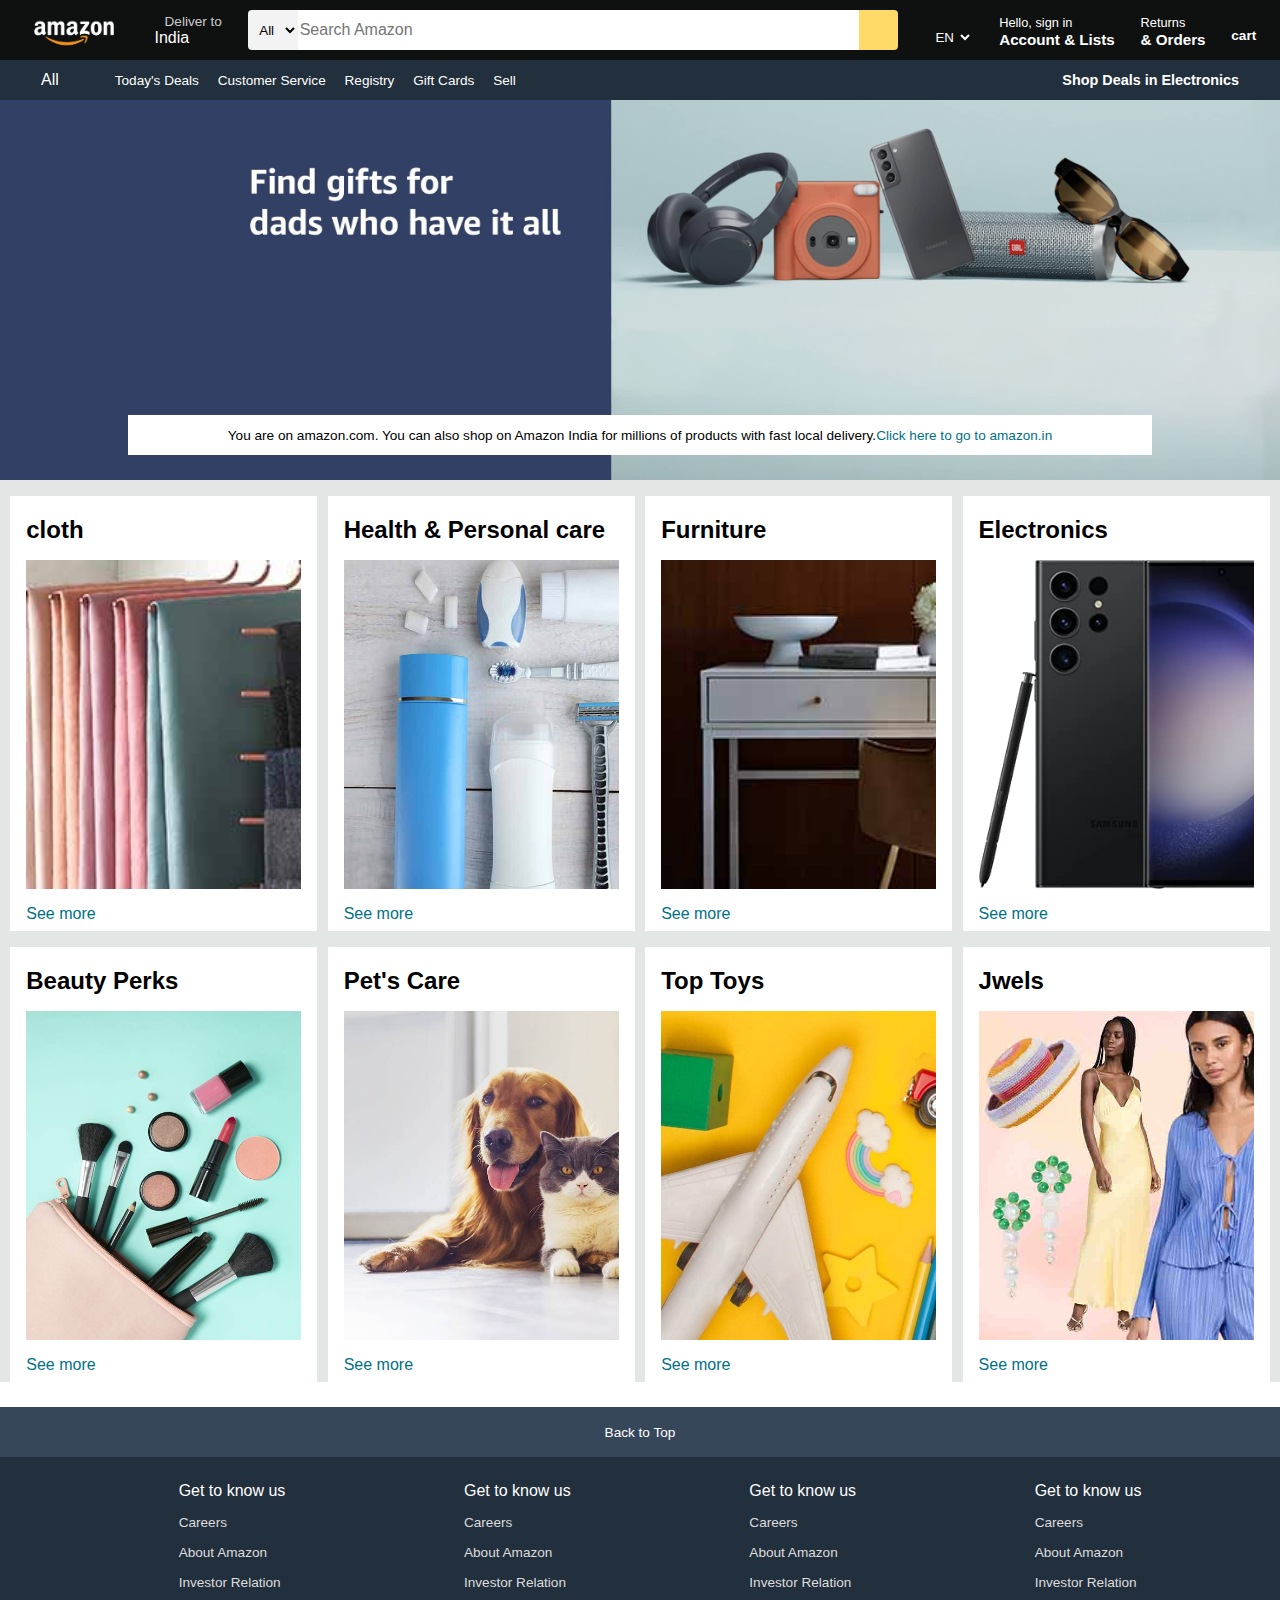
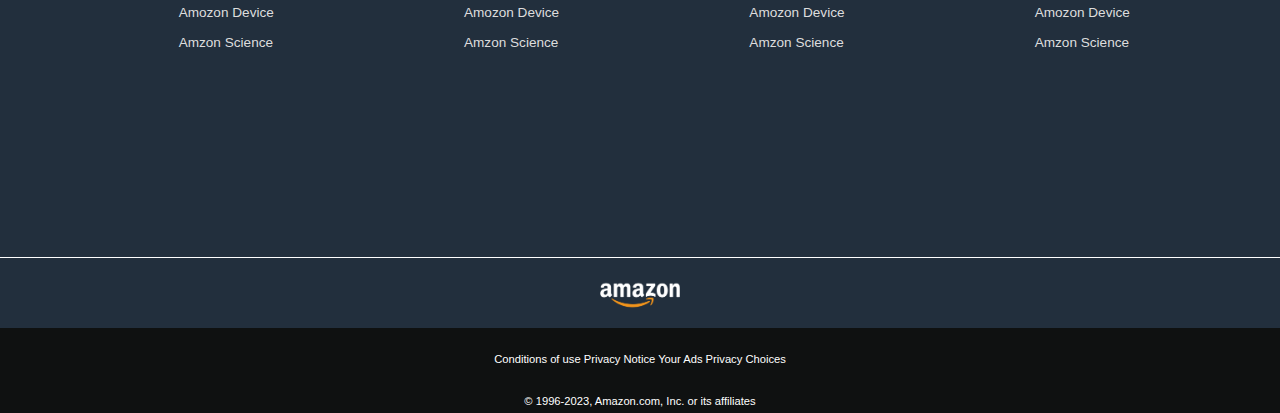
<file: projectclone/index.html>
<!DOCTYPE html>
<html lang="en">
<head>
    <meta charset="UTF-8">
    <meta name="viewport" content="width=device-width, initial-scale=1.0">
    <title>amazon</title>
    <link rel="stylesheet" href="https://cdnjs.cloudflare.com/ajax/libs/font-awesome/6.4.0/css/all.min.css" integrity="sha512-iecdLmaskl7CVkqkXNQ/ZH/XLlvWZOJyj7Yy7tcenmpD1ypASozpmT/E0iPtmFIB46ZmdtAc9eNBvH0H/ZpiBw==" crossorigin="anonymous" referrerpolicy="no-referrer" />
    <link rel="stylesheet" href="style.css">
</head>
<body>
    <div class="navbar">
        <div class="nav-logo border">
            <div class="logo">

            </div>
        </div>
        <div class="nav-adress border">
            <p class="add-first">Deliver to</p>
            <div class="add-icon">
                <i class="fa-solid fa-location-dot"></i>
                <p class="add-second">India</p>
            </div>
        </div>
        <div class="nav-search">
            <select class="search-select">
                <option>All</option>
                <option>india</option>
                <option>Algeria</option>
                <option>Australia</option>
                <option>America</option>
                <option>srilanka</option>
            </select>
            <input placeholder="Search Amazon"class="search-input">
            <div class="search-icon">
                <i class="fa-solid fa-magnifying-glass"></i>
            </div>
        </div>

        <div class="language border">
            <select class="search-lang">
                <option>EN</option>
                <option>usa</option>
                <option>ind</option>
                <option>ger</option>
                <option>nl</option>
                <option>fr</option>
            </select>
        </div>
        <div class="nav-signin border">
            <p><span>Hello, sign in</span></p>
            <p class="nav-second">Account & Lists</p>
        </div>
        <div class="nav-return border">
            <p><span>Returns</span></p>
            <p class="nav-second"> & Orders</p>
        </div>
        <div class="nav-cart border">
            <i class="fa-solid fa-cart-shopping"></i>
              cart
        </div>
    
    
    </div>
    <!-- panel -->
    <div class="panel">
        <div class="panel-all">
            <i class="fa-solid fa-bars"></i>
            All
        </div>
        <div class="panel-ops">
            <p>Today's Deals</p>
            <p>Customer Service</p>
            <p>Registry</p>
            <p>Gift Cards</p>
            <p>Sell</p>
        </div>
        <div class="panel-deals">
            Shop Deals in Electronics
        </div>
    </div>

    <!-- ----main section----->
    <div class="hero-section">
        <div class="hero-msg">
           <p>You are on amazon.com. You can also shop on Amazon India for millions of products with fast local delivery.<a>Click here to go to amazon.in</a> </p> 
        </div>
    </div>
    <!-- box-section -->
    <div class="shop-section">
        <div class="box1 box">
          <div class="box-content">
            <h2>cloth</h2>
            <div class="box-img" style="background-image: url('box1_image.jpg');"></div>
                <p>See more</p>
            </div>
          
        </div>
        <div class="box2 box"> 
            <div class="box-content">
             <h2>Health & Personal care</h2>
            <div class="box-img" style="background-image: url('box2_image.jpg');"></div>
                <p>See more</p>
            </div>
            </div>
        <div class="box3 box">
            <div class="box-content">
            <h2>Furniture</h2>
            <div class="box-img" style="background-image: url('box3_image.jpg');"></div>
                <p>See more</p>
            </div>
            
        </div>
        <div class="box4 box">
            <div class="box-content">
            <h2>Electronics</h2>
            <div class="box-img" style="background-image: url('box4_image.jpg');"></div>
                <p>See more</p>
            </div>
            
        </div>
        <div class="box1 box">
            <div class="box-content">
              <h2>Beauty Perks</h2>
              <div class="box-img" style="background-image: url('box5_image.jpg');"></div>
                  <p>See more</p>
              </div>
            
          </div>
          <div class="box2 box"> 
              <div class="box-content">
               <h2>Pet's Care</h2>
              <div class="box-img" style="background-image: url('box6_image.jpg');"></div>
                  <p>See more</p>
              </div>
              </div>
          <div class="box3 box">
              <div class="box-content">
              <h2>Top Toys</h2>
              <div class="box-img" style="background-image: url('box7_image.jpg');"></div>
                  <p>See more</p>
              </div>
              
          </div>
          <div class="box4 box">
              <div class="box-content">
              <h2>Jwels</h2>
              <div class="box-img" style="background-image: url('box8_image.jpg');"></div>
                  <p>See more</p>
              </div>
              
          </div>

      
        </div>
        <footer>
            <div class="foot-panel1">
                Back to Top
            </div>
            <div class="foot-panel2">
                <ul>
                    <p>Get to know us</p>
                    <a> Careers</a>
                    <a>About Amazon</a>
                    <a>Investor Relation</a>
                    <a>Amozon Device</a>
                    <a>Amzon Science</a>
            
                 </ul>
                 <ul>
                    <p>Get to know us</p>
                    <a> Careers</a>
                    <a>About Amazon</a>
                    <a>Investor Relation</a>
                    <a>Amozon Device</a>
                    <a>Amzon Science</a>
            
                 </ul>
                 <ul>
                    <p>Get to know us</p>
                    <a> Careers</a>
                    <a>About Amazon</a>
                    <a>Investor Relation</a>
                    <a>Amozon Device</a>
                    <a>Amzon Science</a>
            
                 </ul>
                 <ul>
                    <p>Get to know us</p>
                    <a> Careers</a>
                    <a>About Amazon</a>
                    <a>Investor Relation</a>
                    <a>Amozon Device</a>
                    <a>Amzon Science</a>
            
                 </ul>
            </div>
            <div class="foot-panel3">
                <div class="logo">

                </div>
            </div>
            <div class="foot-panel4">
                <div class="pages">
                    <a>Conditions of use</a>
                    <a>Privacy Notice</a>
                    <a >Your Ads Privacy Choices</a>
                </div>
                <div class="copyright">
                    © 1996-2023, Amazon.com, Inc. or its affiliates
                </div>
            </div>
        </footer>


</body>
</html>
</file>
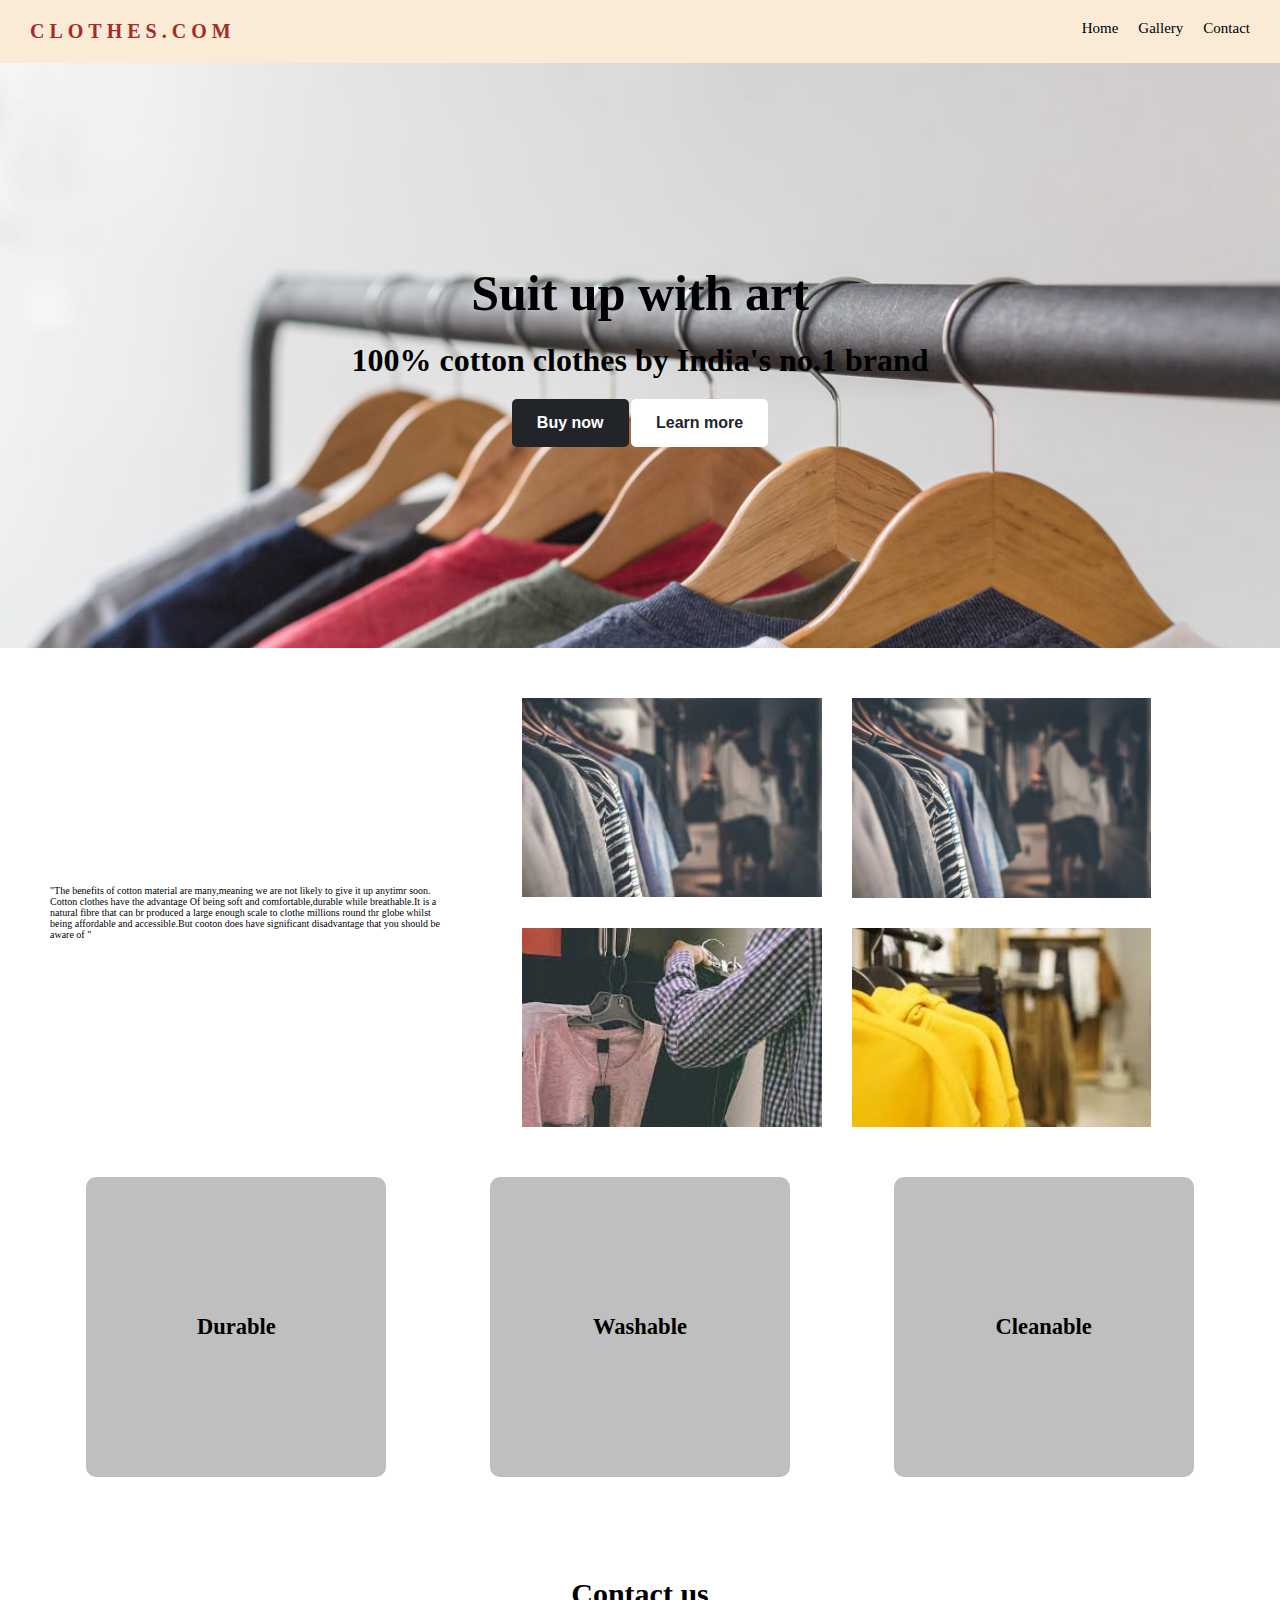
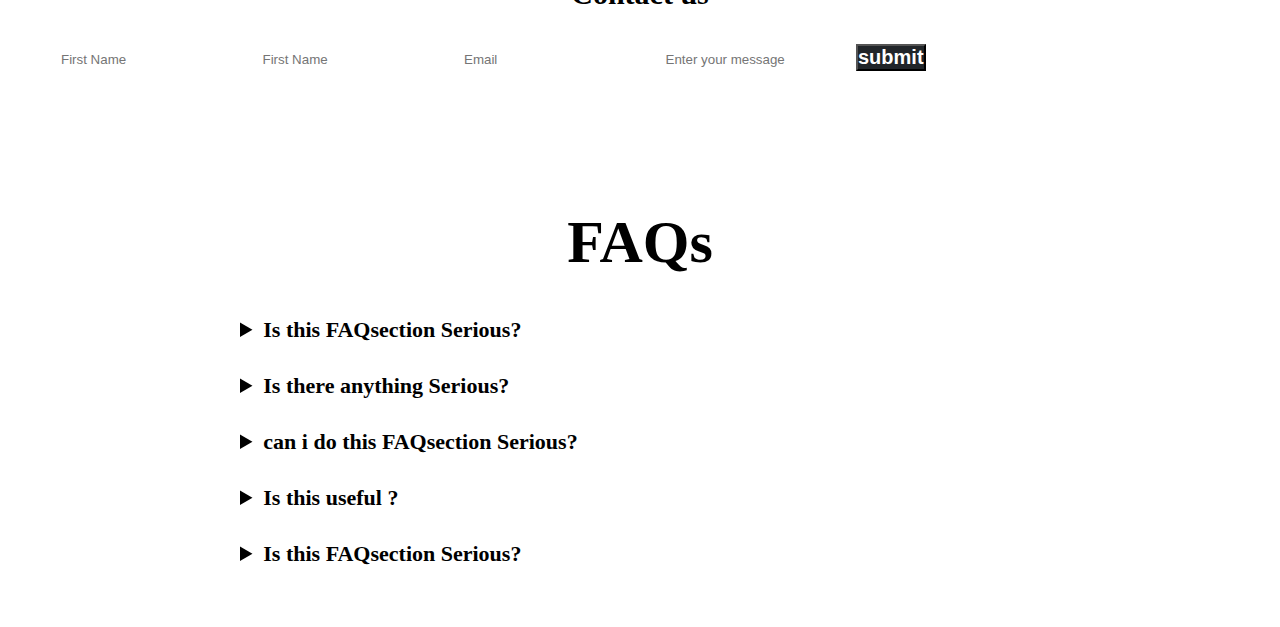
<file: RESPONSIVE/index.html>
<!DOCTYPE html>
<html lang="en">
<head>
    <meta charset="UTF-8">
    <meta name="viewport" content="width=device-width, initial-scale=1.0">
    <title>Document</title>
    <link rel="stylesheet" href="style.css">
</head>
<body>
<nav>
    <span class="logo">CLOTHES.COM</span>
    <ul class="ul">

        <li class="menu-item">Home</li>
        <li class="menu-item">Gallery</li>
        <li class="menu-item">Contact</li>
    </ul>

</nav>
<section class="hero-section">
    <h1 class="main-heading">Suit up with art</h1>
    <h2 class="sub-heading">100% cotton clothes by India's no.1 brand</h2>
    <div class="hero-buttons">
        <button class="buy">Buy now</button>
        <button class="learn">Learn more</button>
    </div>
</section>
<section class="gallery-section">
    <p  class="details">
        "The benefits of cotton material are many,meaning we are not likely to give it up anytimr soon. Cotton clothes have the advantage Of being  soft and comfortable,durable while breathable.It is a natural fibre that can br produced a large enough scale to clothe millions round thr globe whilst being affordable and accessible.But cooton does have significant disadvantage that you should be aware of "
    </p>
    <div class="gallery">
        <img src="/RESPONSIVE/images/img-1.jpg" alt="" class="gallery-img">
        <img src="/RESPONSIVE/images/img-2.jpg" alt="" class="gallery-img">
        <img src="/RESPONSIVE/images/img-3.jpg" alt="" class="gallery-img">
        <img src="/RESPONSIVE/images/img-4.jpg" alt="" class="gallery-img">
    </div>
</section>
<section class="quality-section">
    <div class="quality-item">
        <h2 class="quality-heading"> Durable</h2>
    </div>
    <div class="quality-item">
        <h2 class="quality-heading"> Washable</h2>
    </div>
    <div class="quality-item">
        <h2 class="quality-heading"> Cleanable</h2>
    </div>
</section>
<footer>
    <h1 class="section-heading">
        Contact us
    </h1>
    <form action="#"
     class="conatct-form">
     <input
     type="text"
     name="first-name"
     id="first-name"
     placeholder="First Name"
     />
     <input
     type="text"
     name="fierst-name"
     id="first-name"
     class="first-name"
     placeholder="First Name"
     />
     <input type="email" name="email" id="email" class="email" placeholder="Email"/>
     <input
     type="text"
     name="message"
     id="message"
     class="message"
     placeholder="Enter your message"
     />
     <button class="send-button">submit</button>
    </form>
</footer>
<section class="faq">
    <h1 class="heading-faq">
        FAQs
    </h1>
    <details>
        <summary>
            Is this FAQsection Serious?
        </summary>
        <p>Lorem, ipsum dolor sit amet consectetur adipisicing elit. Recusandae aut officiis sunt ipsam itaque possimus sed, in, modi deserunt minus dignissimos unde autem earum est al</p>
    </details>
    <details>
        <summary>
            Is there anything Serious?
        </summary>
        <p>Lorem, ipsum dolor sit amet consectetur adipisicing elit. Recusandae aut officiis sunt ipsam itaque possimus sed, in, modi deserunt minus dignissimos unde autem earum est al</p>
    </details>
    <details>
        <summary>
            can i do this FAQsection Serious?
        </summary>
        <p>Lorem, ipsum dolor sit amet consectetur adipisicing elit. Recusandae aut officiis sunt ipsam itaque possimus sed, in, modi deserunt minus dignissimos unde autem earum est al</p>
    </details>
    <details>
        <summary>
            Is this useful ?
        </summary>
        <p>Lorem, ipsum dolor sit amet consectetur adipisicing elit. Recusandae aut officiis sunt ipsam itaque possimus sed, in, modi deserunt minus dignissimos unde autem earum est al</p>
    </details>
    <details>
        <summary>
            Is this FAQsection Serious?
        </summary>
        <p>Lorem, ipsum dolor sit amet consectetur adipisicing elit. Recusandae aut officiis sunt ipsam itaque possimus sed, in, modi deserunt minus dignissimos unde autem earum est al</p>
    </details>


</section>
</body>
</html>
</file>
<file: projectclone/style.css>
*{
    margin: 0;
    font-family: arial;
    border: border-box;
} 

.navbar{
    height:60px;
    background-color: #0f1111;
    color: white;
    display: flex;
    align-items: center;
    justify-content: space-evenly;
}

.nav-logo{
    height:50px;
    width: 100px;
}

.logo{
    background-image: url("amazon_logo.png");
    background-size: cover;
    height: 53px;
    width: 110%;

}
.border{
    border: 2px solid transparent;
}

.border:hover{
    border: 2px solid white;
}
/**box2 */
.add-first{
    color: #cccccc;
    font-size: 0.85rem;
    margin-left: 15px;
}
.add-second{
    font-size: 1rem;
    margin-left: 5px;
}
.add-icon{
    display: flex;
    align-items: center;
}


    /* box3 */
.nav-search{
   
    display: flex;
    justify-content: space-evenly;

    width: 650px;
    height: 40px;
    border-radius: 4px;
    border: 2px solid transparent;

}
.search-select{
    background-color: #f3f3f3;
    width: 50px;
    text-align: center;
    border-top-left-radius:4px ;
    border-bottom-left-radius: 4px;
    border: none ;

}
.search-input{
    width: 100%;
    font-size: 1rem;
    border: none;
    
    
}
.search-icon{
    width: 45px;
    display: flex;
    justify-content: center;
    align-items: center;
    font-size: 1.4rem;
    background-color: #fedb68;
    border-top-right-radius:4px ;
    border-bottom-right-radius: 4px;
    color: #0f1111;
    

}
.nav-search:hover{
    border:2px solid orange;
}

  /* BOX4 */
  .language{
    margin-left: 8px;
    margin-top: 15px;
    display: flex;
    /* justify-content: center;
    align-items: center;
    */

  }
  .search-lang{
    background-color:#0f1111;
    color:white;
    /* justify-content: center;
    align-items: center;
    */
    border: none;

  }
  
        /* BOX5 and box6 */
        span{
            font-size: 0.8rem;

        }
        .nav-second{
            font-size: 0.95rem;
            font-weight: 700;

        }

            /* box7 */
            .nav-cart i{
                font-size: 30px;
            }

            .nav-cart{
                font-size:0.85rem ;
                font-weight: 700;
            }

            /* PANEL */
            .panel{
                height: 40px;
                background-color: #222f3d;
                display: flex;
                justify-content: space-evenly;
                align-items: center;
                color: white;
            }
            .panel-ops p{
                display: inline;
                margin-left: 15px;
                
            }

            .panel-ops{
                width: 72%;
                font-size: 0.85rem;
            }
            .panel-deals{
                font-size: 0.9rem;
                font-weight: 700;
            }

            /* ----mainsecton-- */
            .hero-section{
                background-image:url(hero_image.jpg);
                background-size: cover;
                height: 380px;
                display: flex;
                justify-content: center;
                align-items: flex-end;

            }
            .hero-msg{
                background-color: white;
                color: black;
                height: 40px;
                display: flex;
                justify-content: center;
                align-items: center;
                font-size: 0.85rem;
                width: 80%;
                margin-bottom: 25px;

            }

            .hero-msg a{
                color: #007185;

            }

            /* box-section */
            .shop-section{

                display: flex;
                flex-wrap: wrap;
                justify-content: space-evenly;
                background-color: #e2e7e6;

            }
            .box{
                height: 400px;
                
                width: 24%;
                background-color: white;
                padding: 20px 0px 15px;
                margin-top:1rem;

            }
            .box-img{
                height:329px ;
                background-size: cover;
                margin-top: 1rem;
                margin-bottom: 1rem;
            }
            .box-content{
                margin-left:1rem ;
                margin-right: 1rem;
            }

            .box-content p{
                color: #007185;
            }

            /* FOOTER */
            footer{
                margin-top: 25px;
            }
            .foot-panel1{
                height: 50px;
                background-color: #37475a;
                color: white;
                display: flex;
                justify-content: center;
                align-items: center;
                font-size: 0.85rem;
            }

            .foot-panel2{
                background-color: #222f3d;
                color: white;
                height: 400px;
                display: flex;
                justify-content: space-evenly;
            }
            ul{
                margin-top:25px ;
            }

            ul a{
                display: block;
                font-size: 0.85rem;
                margin-top: 15px;
                color: #dddddd;
            }

            .foot-panel3{
                background-color: #222f3d;
                color: white;
                border-top:0.5px solid white;
                height: 70px;
                display: flex;
                justify-content: center;
                align-items: center;

            }

            .logo{
                background-image: url("amazon_logo.png");
                background-size: cover;
                height: 53px;
                width: 100px;
                
            
            }
            .foot-panel4{
                background-color: #0f1111;
                color: white;
            height: 85px;
            font-size: 0.7rem;
            text-align: center;
            }
            .pages{
            
                padding: 25px;
            }
            .copyright{
                padding-top: 5px;
                
            }
</file>
<file: RESPONSIVE/style.css>
*{
    margin: 0;
    padding: 0;
}
html{
    font-size: 10px;
    font-family: 'lexend Deca','sans-srief';
}
nav{
    display: flex;
    justify-content: space-between;
    padding: 2rem 3rem;
    font-size: 1.5rem;
    background-color: antiquewhite;
}
.ul{
    display: flex;
 gap: 2rem;
/* align-items: center; */
list-style: none;

}
 
.logo{
    font-size: 2rem;
    font-weight: 700;
    color: brown;
    letter-spacing: 0.5rem;
    text-transform: uppercase;
}
.hero-section{
    height: 65vh;
    background-image:url(/RESPONSIVE/images/hero.2.jpg);
    background-position: center;
    background-size: cover;
  background-repeat: no-repeat;
}
.main-heading{
    font-size: 5rem;
}
.sub-heading{
    font-size: 3.2rem;
}
.buy,.learn{
    padding: 1.5rem 2.5rem;
    font-size: 1.6rem;
    border: none;background-color: #212529;
    color: white;
    font-weight: 800;
    border-radius: 0.5rem;
}
.learn{
    background-color: white;
    color: #212529;
}
 .hero-section{
    display: flex;
    flex-direction: column;
    align-items: center;
    justify-content: center;
    gap:2rem;
}

.gallery-img{
    width: 100%;
}
.gallery-section{
    max-width: 1200px;
    margin: 0 auto;
    display: grid;
    grid-template-columns: 1fr 2fr;
    justify-items: center;
    align-items: center;
    padding: 5rem;
}
.gallery{
    display: grid;
    width: 80%;
    grid-template-columns: 1fr 1fr;
    gap: 3rem;
}
.quality-section{
    display: flex;
    justify-content: space-around;
    margin-top: 10rem;
    max-width: 120rem;
   
    gap: 1.1rem;
    margin: 0 auto;
}
.quality-item{
    background-color: rgba(128, 128, 128, 0.5);
    width: 30rem;
    height: 30rem;
    font-size: 1.5rem;
    border-radius: 1rem;
    gap: 2rem;
    display: flex;
   
    align-items: center;
    justify-content: center;
}
.section-heading{
    text-align: center;
    margin-bottom: 3rem;
    font-size: 3rem;
}
.contact-form{
    display: grid;
    grid-template-columns: 1fr 1fr;
    
   
    max-width: 100rem;
    /* max-height: 100rem; */
    margin: 0 auto;
  
    grid-auto-rows: 5rem;
    gap: 2rem 4rem;
}
.email,.message,.first-name,.send-button {
    grid-column-start: span 2;
}
#email,#message, #first-name, #send-button{
    grid-column-start:  span 2;
}
.message{
    grid-row-end: span 2;
}
form > input{
    border: 1px solid rgba(255, 255, 255, 0.226);
    padding: 1rem;
}
.send-button{
    font-size: 2rem;
    font-weight: 800;
    color: #fff;
    background: #212529;
}
footer{
    margin: 10rem 5rem;
}


.heading-faq {
    font-size: 6rem;
    margin-bottom:4rem;
    text-align:center;
}
details{
    font-size: 2.2rem;
    margin-bottom: 3rem ;
}
details p{
    font-size: 1.8rem;
    margin-left: 2rem;
    line-height: 1.5;
}
.faq{
    max-width: 80rem;
    margin: 0 auto;
    padding: 3rem;

}
summary{
    font-weight: 700;
}
summary:hover{
    cursor: pointer;
}
details[open] summary{
    color: rgba(201, 133, 31, 0.621);
}
details[open] p{
    background-color: rgba(52, 158, 207, 0.235);
}
</file>
